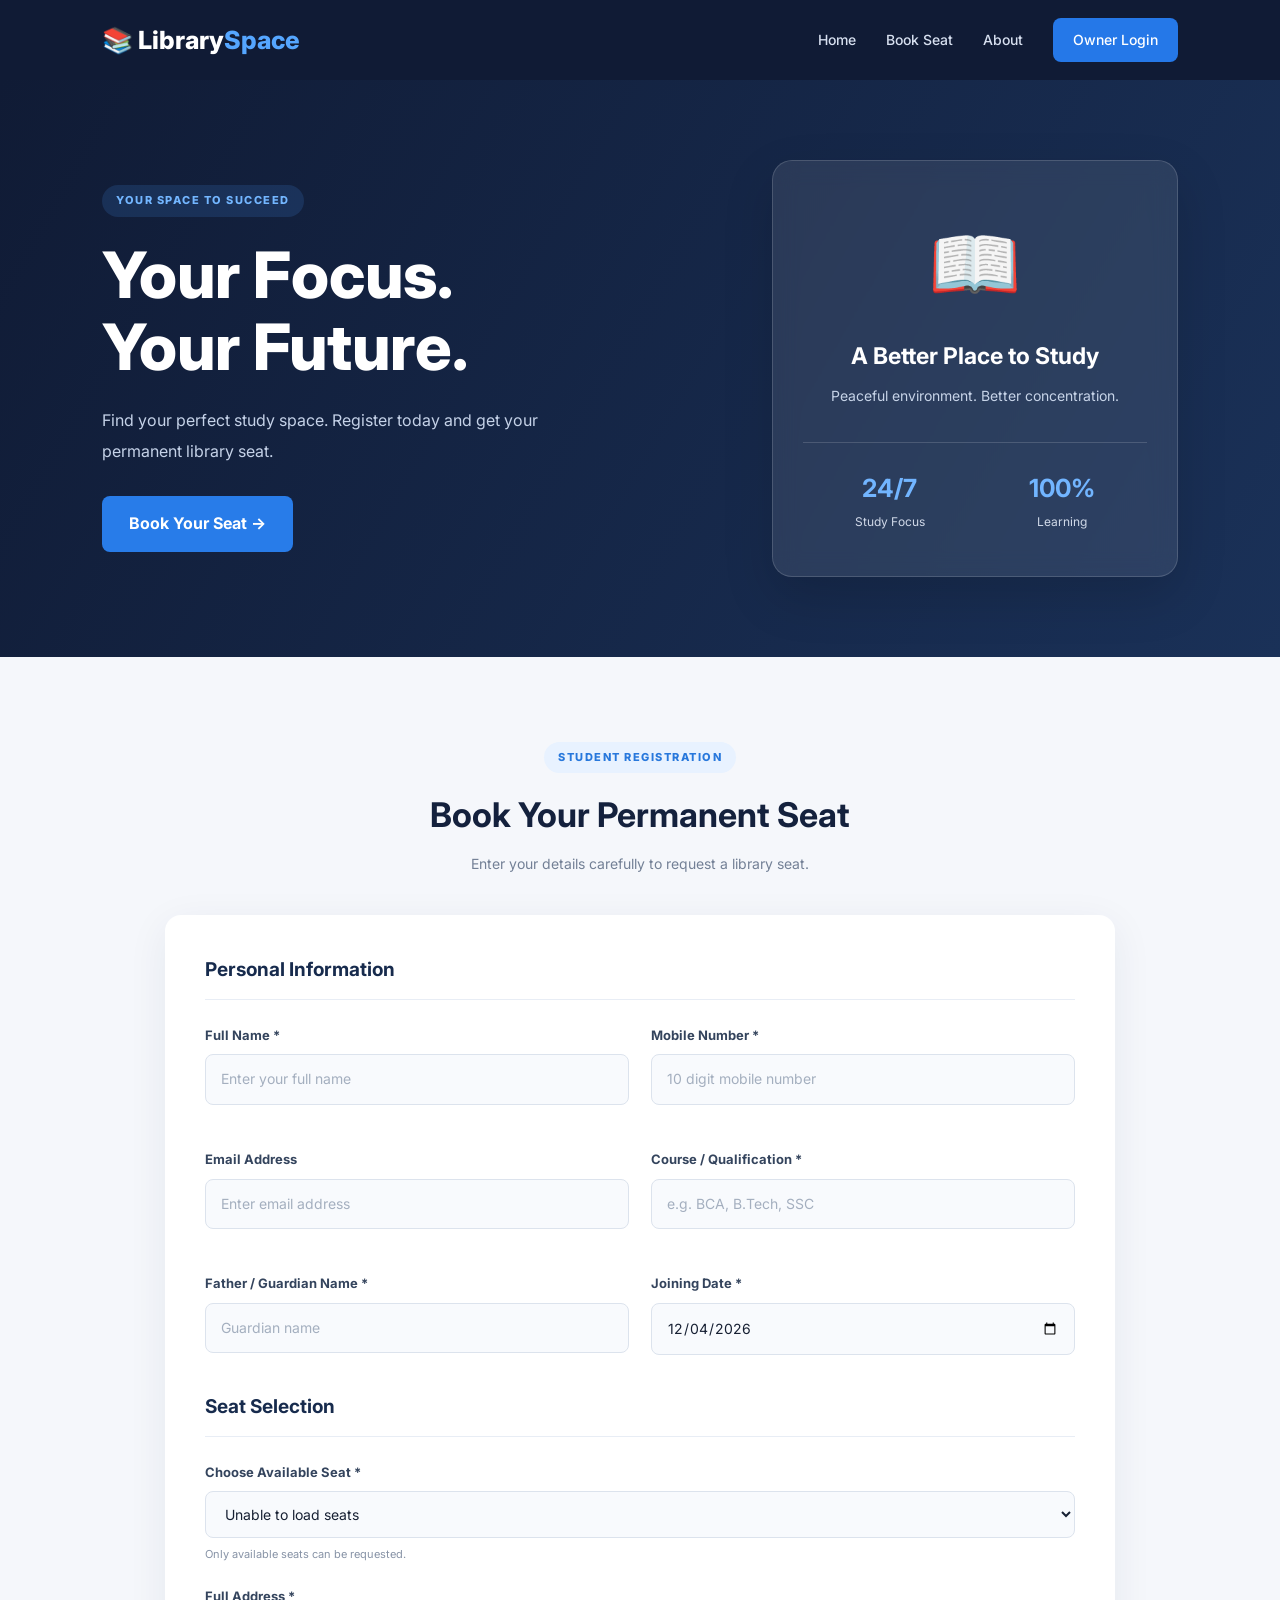
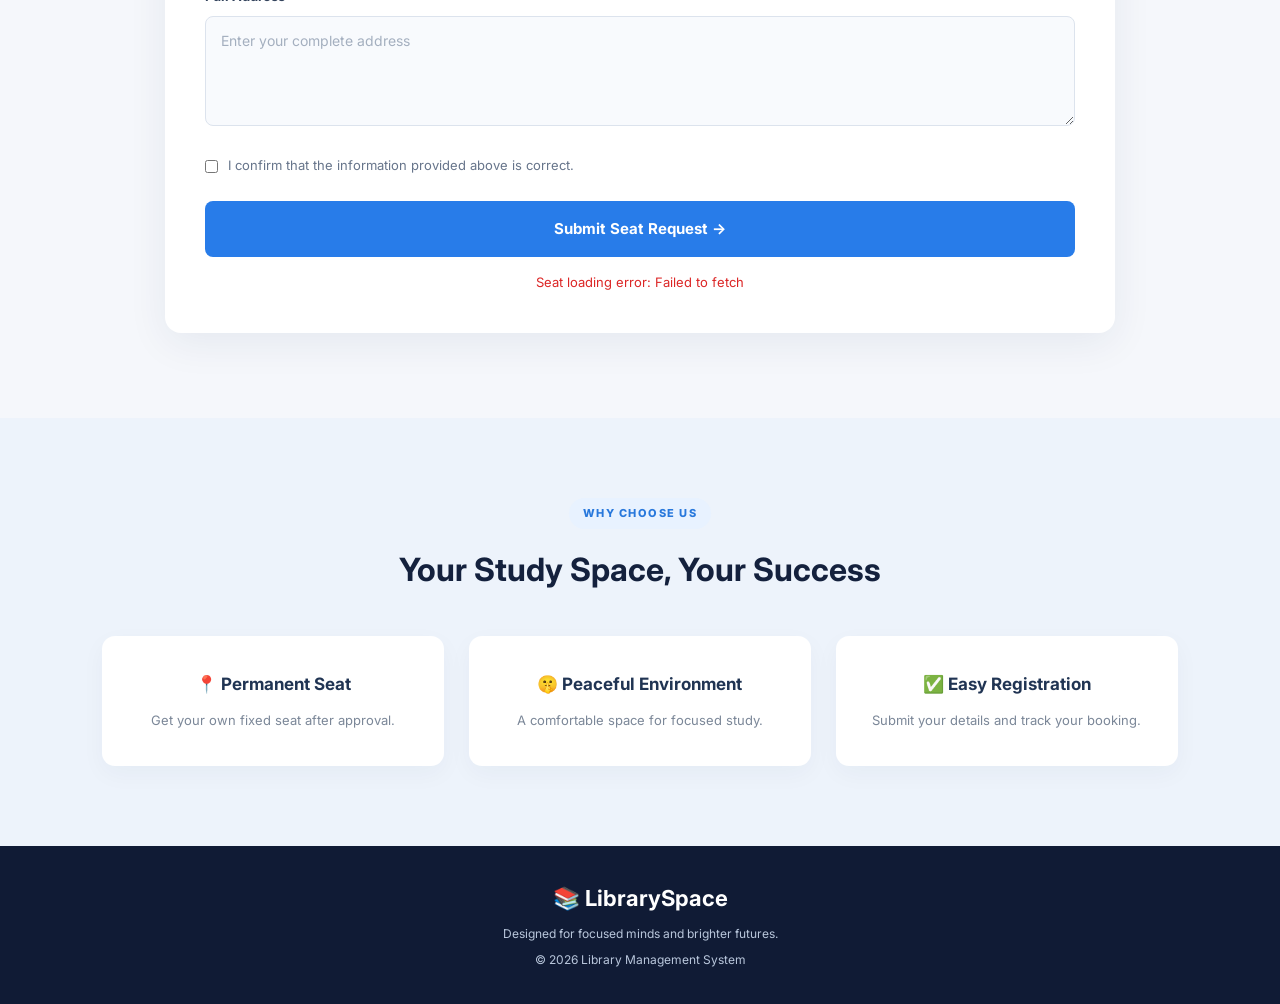
<file: frontend/index.html>
<!DOCTYPE html>
<html lang="en">
<head>
    <meta charset="UTF-8">
    <meta name="viewport" content="width=device-width, initial-scale=1.0">
    <title>Library Seat Booking</title>
    <link rel="stylesheet" href="css/style.css">
</head>
<body>

    <header class="navbar">
        <div class="logo">📚 Library<span>Space</span></div>
        <nav>
            <a href="#home">Home</a>
            <a href="#booking">Book Seat</a>
            <a href="#about">About</a>
            <a href="admin-login.html" class="admin-link">Owner Login</a>
        </nav>
    </header>

    <main>
        <section class="hero" id="home">
            <div class="hero-content">
                <span class="tag">YOUR SPACE TO SUCCEED</span>
                <h1>Your Focus.<br>Your Future.</h1>
                <p>
                    Find your perfect study space.
                    Register today and get your permanent
                    library seat.
                </p>
                <a href="#booking" class="primary-btn">
                    Book Your Seat →
                </a>
            </div>

            <div class="hero-card">
                <div class="book-icon">📖</div>
                <h2>A Better Place to Study</h2>
                <p>Peaceful environment. Better concentration.</p>
                <div class="hero-stats">
                    <div>
                        <h3>24/7</h3>
                        <small>Study Focus</small>
                    </div>
                    <div>
                        <h3>100%</h3>
                        <small>Learning</small>
                    </div>
                </div>
            </div>
        </section>

        <section class="booking-section" id="booking">
            <div class="section-heading">
                <span class="tag">STUDENT REGISTRATION</span>
                <h2>Book Your Permanent Seat</h2>
                <p>Enter your details carefully to request a library seat.</p>
            </div>

            <div class="booking-card">
                <form id="bookingForm">

                    <h3>Personal Information</h3>

                    <div class="form-grid">
                        <div class="form-group">
                            <label for="studentName">Full Name *</label>
                            <input type="text" id="studentName"
                                placeholder="Enter your full name" required>
                        </div>

                        <div class="form-group">
                            <label for="mobile">Mobile Number *</label>
                            <input type="tel" id="mobile"
                                placeholder="10 digit mobile number"
                                pattern="[6-9][0-9]{9}" required>
                        </div>

                        <div class="form-group">
                            <label for="email">Email Address</label>
                            <input type="email" id="email"
                                placeholder="Enter email address">
                        </div>

                        <div class="form-group">
                            <label for="course">Course / Qualification *</label>
                            <input type="text" id="course"
                                placeholder="e.g. BCA, B.Tech, SSC"
                                required>
                        </div>

                        <div class="form-group">
                            <label for="guardian">Father / Guardian Name *</label>
                            <input type="text" id="guardian"
                                placeholder="Guardian name" required>
                        </div>

                        <div class="form-group">
                            <label for="joiningDate">Joining Date *</label>
                            <input type="date" id="joiningDate" required>
                        </div>
                    </div>

                    <h3 class="seat-heading">Seat Selection</h3>

                    <div class="form-group">
                        <label for="seatNumber">Choose Available Seat *</label>
                        <select id="seatNumber" required>
                            <option value="">Select a seat</option>
                        </select>
                        <small class="hint">
                            Only available seats can be requested.
                        </small>
                    </div>

                    <div class="form-group">
                        <label for="address">Full Address *</label>
                        <textarea id="address"
                            placeholder="Enter your complete address"
                            required></textarea>
                    </div>

                    <div class="terms">
                        <input type="checkbox" id="terms" required>
                        <label for="terms">
                            I confirm that the information provided
                            above is correct.
                        </label>
                    </div>

                    <button type="submit" class="submit-btn">
                        Submit Seat Request →
                    </button>

                    <p id="formMessage" class="form-message"></p>
                </form>
            </div>
        </section>

        <section class="about-section" id="about">
            <span class="tag">WHY CHOOSE US</span>
            <h2>Your Study Space, Your Success</h2>

            <div class="features">
                <div class="feature-card">
                    <h3>📍 Permanent Seat</h3>
                    <p>Get your own fixed seat after approval.</p>
                </div>

                <div class="feature-card">
                    <h3>🤫 Peaceful Environment</h3>
                    <p>A comfortable space for focused study.</p>
                </div>

                <div class="feature-card">
                    <h3>✅ Easy Registration</h3>
                    <p>Submit your details and track your booking.</p>
                </div>
            </div>
        </section>
    </main>

    <footer>
        <h3>📚 LibrarySpace</h3>
        <p>Designed for focused minds and brighter futures.</p>
        <p>© 2026 Library Management System</p>
    </footer>

    <script src="js/app.js"></script>
</body>
</html>
</file>
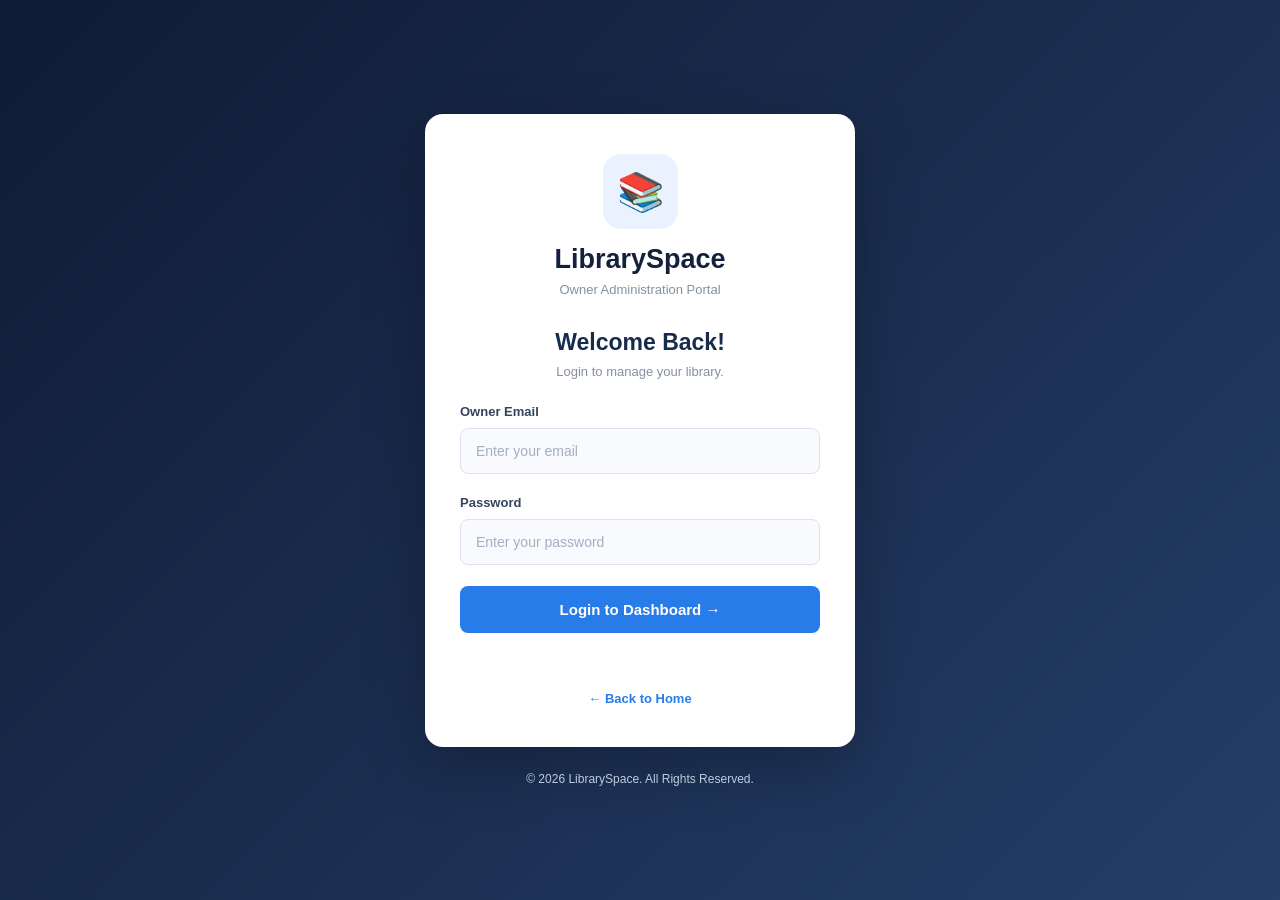
<file: frontend/admin-dashboard.html>
<!DOCTYPE html>
<html lang="en">
<head>
    <meta charset="UTF-8">
    <meta name="viewport" content="width=device-width, initial-scale=1.0">

    <title>Owner Dashboard | LibrarySpace</title>

    <link rel="stylesheet" href="css/dashboard.css">
</head>

<body>

<div class="dashboard">

    <!-- SIDEBAR -->
    <aside class="sidebar">

        <div class="sidebar-logo">
            📚 Excelance<span>Library</span>
        </div>

        <div class="owner-info">
            <div class="owner-avatar">O</div>
            <div>
                <h3>Library Owner</h3>
                <p>Administrator</p>
            </div>
        </div>

        <nav class="sidebar-menu">

            <a href="#overview" class="menu-link active">
                <span>📊</span> Overview
            </a>

            <a href="#seats" class="menu-link">
                <span>💺</span> Seat Management
            </a>

            <a href="#students" class="menu-link">
                <span>👨‍🎓</span> All Students
            </a>

            <a href="#requests" class="menu-link">
                <span>📋</span> Registration Requests
            </a>

        </nav>

        <button type="button" class="logout-btn" id="logoutBtn">
            ↪ Logout
        </button>

    </aside>

    <!-- MAIN CONTENT -->
    <main class="main-content">

        <!-- TOPBAR -->
        <header class="topbar">

            <div>
                <h1>Owner Dashboard</h1>
                <p>Manage your library from one place.</p>
            </div>

            <div class="topbar-profile">
                <span>👤</span>
                <strong>Owner</strong>
            </div>

        </header>

        <!-- OVERVIEW -->
        <section class="dashboard-section" id="overview">

            <div class="welcome-section">
                <div>
                    <h2>Welcome Back, Owner! 👋</h2>
                    <p>Here is your library's current overview.</p>
                </div>

                <div class="date-box" id="currentDate">
                    Loading Date...
                </div>
            </div>

            <!-- STATISTICS -->
            <div class="stats-grid">

                <div class="stat-card">
                    <div class="stat-icon blue">💺</div>
                    <p>Total Seats</p>
                    <h2 id="totalSeats">70</h2>
                    <small>Library Capacity</small>
                </div>

                <div class="stat-card">
                    <div class="stat-icon green">✅</div>
                    <p>Available Seats</p>
                    <h2 id="availableSeats">--</h2>
                    <small>Ready for booking</small>
                </div>

                <div class="stat-card">
                    <div class="stat-icon red">🔒</div>
                    <p>Confirmed Seats</p>
                    <h2 id="confirmedSeats">--</h2>
                    <small>Seats allotted</small>
                </div>

                <div class="stat-card">
                    <div class="stat-icon purple">👨‍🎓</div>
                    <p>Total Students</p>
                    <h2 id="totalStudents">--</h2>
                    <small>Registered students</small>
                </div>

            </div>

        </section>

        <!-- SEAT MANAGEMENT -->
        <section class="dashboard-section" id="seats">

            <div class="section-header">
                <div>
                    <h2>Seat Management</h2>
                    <p>Manage all 70 permanent library seats.</p>
                </div>
            </div>

            <!-- SEAT LEGEND -->
            <div class="seat-legend">

                <span>
                    <i class="available-dot"></i>
                    Available
                </span>

                <span>
                    <i class="pending-dot"></i>
                    Pending
                </span>

                <span>
                    <i class="confirmed-dot"></i>
                    Confirmed
                </span>

            </div>

            <div class="seat-grid" id="seatGrid">

                <!-- Seats will load from database -->

                <p class="loading-text">
                    Loading library seats...
                </p>

            </div>

        </section>

        <!-- REGISTRATION REQUESTS -->
        <section class="dashboard-section" id="requests">

            <div class="section-header">
                <div>
                    <h2>Registration Requests</h2>
                    <p>Review student applications and confirm seats.</p>
                </div>
            </div>

            <div class="table-container">

                <table>

                    <thead>
                        <tr>
                            <th>Student Name</th>
                            <th>Mobile</th>
                            <th>Course</th>
                            <th>Requested Seat</th>
                            <th>Action</th>
                        </tr>
                    </thead>

                    <tbody id="requestTableBody">

                        <tr>
                            <td colspan="5" class="empty-message">
                                Registration requests will appear here.
                            </td>
                        </tr>

                    </tbody>

                </table>

            </div>

        </section>

        <!-- ALL STUDENTS -->
        <section class="dashboard-section" id="students">

            <div class="section-header">
                <div>
                    <h2>All Students</h2>
                    <p>View and manage registered library students.</p>
                </div>
            </div>

            <!-- SEARCH -->
            <div class="search-box">

                <input
                    type="search"
                    id="studentSearch"
                    placeholder="Search by name, mobile or seat number..."
                >

                <button type="button" id="searchBtn">
                    Search
                </button>

            </div>

            <!-- STUDENT TABLE -->
            <div class="table-container">

                <table>

                    <thead>
                        <tr>
                            <th>Student Name</th>
                            <th>Mobile Number</th>
                            <th>Course</th>
                            <th>Guardian</th>
                            <th>Seat Number</th>
                            <th>Seat Status</th>
                            <th>Actions</th>
                        </tr>
                    </thead>

                    <tbody id="studentTableBody">

                        <tr>
                            <td colspan="7" class="empty-message">
                                Student records will appear here.
                            </td>
                        </tr>

                    </tbody>

                </table>

            </div>

        </section>

        <!-- FOOTER -->
        <footer class="dashboard-footer">
            <p>© 2026 LibrarySpace | Owner Administration Panel</p>
        </footer>

    </main>

</div>

<script src="js/dashboard.js"></script>

</body>
</html>
</file>
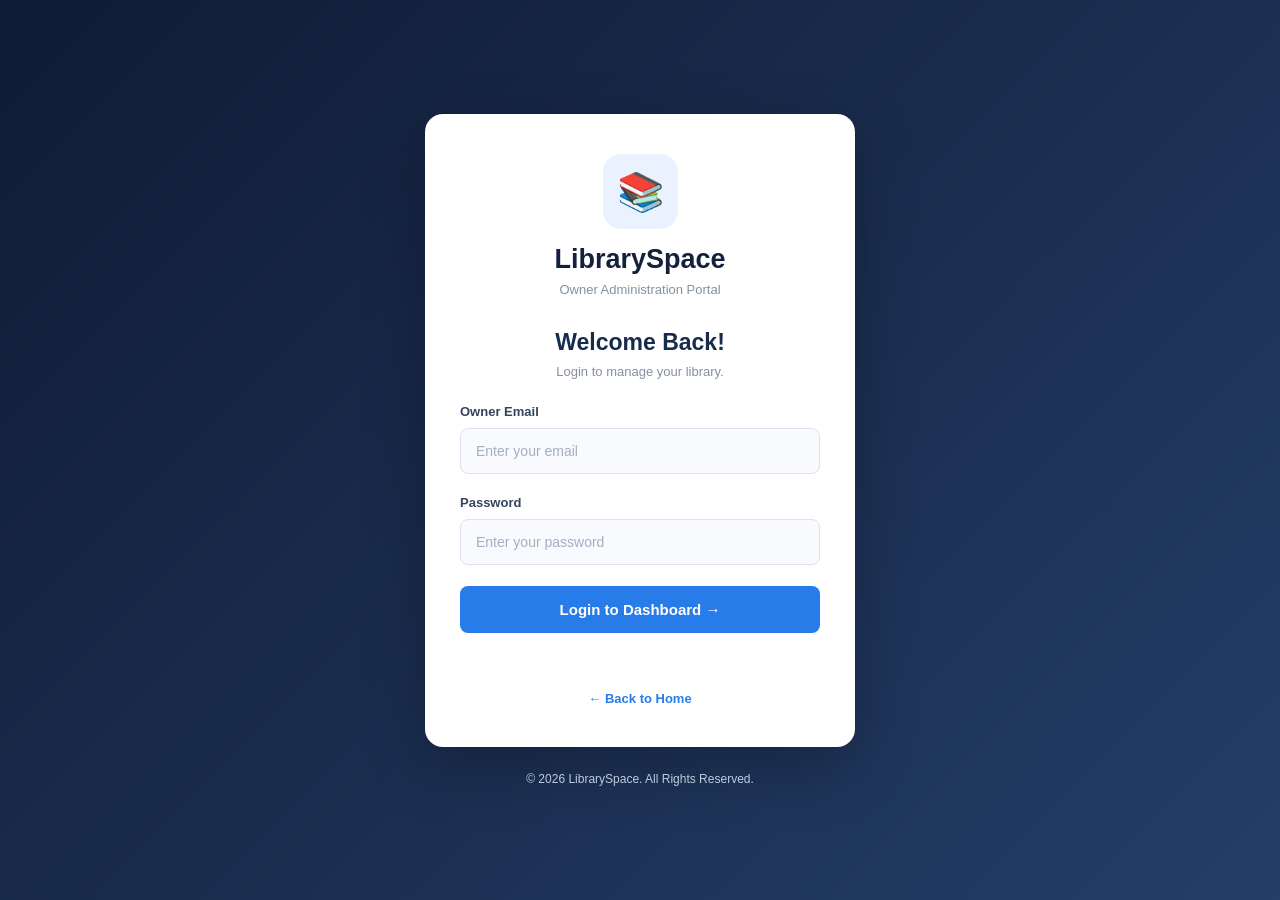
<file: frontend/admin-login.html>
<!DOCTYPE html>
<html lang="en">
<head>
    <meta charset="UTF-8">
    <meta name="viewport" content="width=device-width, initial-scale=1.0">

    <title>Owner Login | LibrarySpace</title>

    <link rel="stylesheet" href="css/admin.css">
</head>
<body>

    <div class="login-container">

        <div class="login-card">

            <div class="login-logo">📚</div>

            <h1>LibrarySpace</h1>

            <p class="subtitle">Owner Administration Portal</p>

            <div class="welcome">
                <h2>Welcome Back!</h2>
                <p>Login to manage your library.</p>
            </div>

            <form id="ownerLoginForm">

                <div class="form-group">
                    <label for="email">Owner Email</label>
                    <input
                        type="email"
                        id="email"
                        placeholder="Enter your email"
                        autocomplete="username"
                        required
                    >
                </div>

                <div class="form-group">
                    <label for="password">Password</label>
                    <input
                        type="password"
                        id="password"
                        placeholder="Enter your password"
                        autocomplete="current-password"
                        required
                    >
                </div>

                <button type="submit" id="loginBtn">
                    Login to Dashboard →
                </button>

                <p id="loginMessage"></p>

            </form>

            <a href="index.html" class="back-link">
                ← Back to Home
            </a>

        </div>

        <p class="footer-text">
            © 2026 LibrarySpace. All Rights Reserved.
        </p>

    </div>

    <script src="js/admin.js"></script>

</body>
</html>
</file>
<file: frontend/css/style.css>
/* ===================================
   LIBRARY SPACE - GLOBAL CSS
=================================== */

@import url('https://fonts.googleapis.com/css2?family=Inter:wght@400;500;600;700;800&display=swap');

* {
    margin: 0;
    padding: 0;
    box-sizing: border-box;
}

html {
    scroll-behavior: smooth;
}

body {
    font-family: 'Inter', sans-serif;
    background: #f5f7fb;
    color: #172033;
    line-height: 1.6;
}

a {
    text-decoration: none;
    color: inherit;
}

button,
input,
select,
textarea {
    font: inherit;
}

/* NAVBAR */

.navbar {
    width: 100%;
    min-height: 80px;
    padding: 0 8%;
    background: #101b35;
    display: flex;
    align-items: center;
    justify-content: space-between;
    position: sticky;
    top: 0;
    z-index: 100;
}

.logo {
    font-size: 25px;
    color: white;
    font-weight: 800;
}

.logo span {
    color: #55a6ff;
}

.navbar nav {
    display: flex;
    align-items: center;
    gap: 30px;
}

.navbar nav a {
    color: #d7e0f0;
    font-size: 14px;
    font-weight: 500;
    transition: 0.3s;
}

.navbar nav a:hover {
    color: #55a6ff;
}

.navbar nav .admin-link {
    background: #2578e8;
    color: white;
    padding: 11px 20px;
    border-radius: 8px;
}

.navbar nav .admin-link:hover {
    background: #1262ce;
}

/* HERO SECTION */

.hero {
    min-height: 550px;
    padding: 80px 8%;
    background: linear-gradient(120deg, #101b35, #1a3158);
    display: grid;
    grid-template-columns: 1.2fr 0.8fr;
    align-items: center;
    gap: 60px;
    color: white;
}

.hero-content {
    max-width: 620px;
}

.tag {
    display: inline-block;
    color: #2878dc;
    background: #e8f2ff;
    padding: 7px 14px;
    border-radius: 30px;
    font-size: 11px;
    font-weight: 800;
    letter-spacing: 1.5px;
}

.hero .tag {
    background: rgba(75, 155, 255, 0.15);
    color: #73b6ff;
}

.hero h1 {
    font-size: clamp(42px, 5vw, 65px);
    line-height: 1.13;
    margin: 22px 0;
    font-weight: 800;
}

.hero-content p {
    color: #c5d2e8;
    max-width: 470px;
    font-size: 16px;
    line-height: 1.9;
    margin-bottom: 30px;
}

.primary-btn {
    display: inline-block;
    background: #287ce9;
    color: white;
    padding: 15px 27px;
    border-radius: 8px;
    font-weight: 700;
    transition: 0.3s;
}

.primary-btn:hover {
    background: #1465d0;
    transform: translateY(-3px);
}

/* HERO CARD */

.hero-card {
    background: rgba(255, 255, 255, 0.09);
    border: 1px solid rgba(255, 255, 255, 0.15);
    border-radius: 20px;
    padding: 42px 30px;
    text-align: center;
    backdrop-filter: blur(12px);
    box-shadow: 0 20px 50px rgba(0, 0, 0, 0.15);
}

.book-icon {
    font-size: 75px;
    margin-bottom: 15px;
}

.hero-card h2 {
    font-size: 23px;
    margin-bottom: 10px;
}

.hero-card p {
    color: #c7d4e8;
    font-size: 14px;
}

.hero-stats {
    display: flex;
    justify-content: space-around;
    margin-top: 35px;
    padding-top: 25px;
    border-top: 1px solid rgba(255, 255, 255, 0.15);
}

.hero-stats h3 {
    color: #72b5ff;
    font-size: 25px;
}

.hero-stats small {
    color: #d0d9e8;
    font-size: 12px;
}

/* BOOKING SECTION */

.booking-section {
    padding: 85px 8%;
}

.section-heading {
    text-align: center;
    margin-bottom: 40px;
}

.section-heading h2 {
    font-size: 34px;
    margin: 15px 0 10px;
    color: #14213d;
}

.section-heading p {
    color: #738096;
    font-size: 14px;
}

.booking-card {
    max-width: 950px;
    margin: auto;
    background: white;
    padding: 40px;
    border-radius: 16px;
    box-shadow: 0 10px 40px rgba(20, 40, 80, 0.07);
}

.booking-card h3 {
    font-size: 19px;
    color: #172b4d;
    margin-bottom: 25px;
    padding-bottom: 13px;
    border-bottom: 1px solid #e8edf5;
}

.form-grid {
    display: grid;
    grid-template-columns: repeat(2, 1fr);
    gap: 22px;
}

.form-group {
    margin-bottom: 22px;
}

.form-group label {
    display: block;
    font-size: 13px;
    color: #34445d;
    font-weight: 700;
    margin-bottom: 9px;
}

.form-group input,
.form-group select,
.form-group textarea {
    width: 100%;
    padding: 13px 15px;
    background: #f8fafd;
    border: 1px solid #dce3ed;
    border-radius: 8px;
    outline: none;
    color: #172033;
    font-size: 14px;
    transition: 0.3s;
}

.form-group input:focus,
.form-group select:focus,
.form-group textarea:focus {
    border-color: #287ce9;
    background: white;
    box-shadow: 0 0 0 3px rgba(40, 124, 233, 0.1);
}

.form-group textarea {
    min-height: 110px;
    resize: vertical;
}

.form-group input::placeholder,
.form-group textarea::placeholder {
    color: #a4afbf;
}

.seat-heading {
    margin-top: 15px;
}

.hint {
    display: block;
    color: #8793a6;
    font-size: 11px;
    margin-top: 8px;
}

/* TERMS */

.terms {
    display: flex;
    align-items: flex-start;
    gap: 10px;
    margin: 10px 0 25px;
}

.terms input {
    margin-top: 5px;
    accent-color: #287ce9;
}

.terms label {
    font-size: 13px;
    color: #67758b;
}

/* SUBMIT BUTTON */

.submit-btn {
    width: 100%;
    border: none;
    border-radius: 8px;
    background: #287ce9;
    color: white;
    padding: 16px;
    font-size: 15px;
    font-weight: 700;
    cursor: pointer;
    transition: 0.3s;
}

.submit-btn:hover {
    background: #1265d0;
    transform: translateY(-2px);
}

.form-message {
    text-align: center;
    font-size: 13px;
    margin-top: 15px;
}

/* ABOUT SECTION */

.about-section {
    background: #edf3fb;
    padding: 80px 8%;
    text-align: center;
}

.about-section h2 {
    font-size: 32px;
    margin: 15px 0 40px;
    color: #14213d;
}

.features {
    display: grid;
    grid-template-columns: repeat(3, 1fr);
    gap: 25px;
    max-width: 1100px;
    margin: auto;
}

.feature-card {
    background: white;
    padding: 35px 22px;
    border-radius: 13px;
    box-shadow: 0 8px 25px rgba(20, 40, 80, 0.04);
    transition: 0.3s;
}

.feature-card:hover {
    transform: translateY(-6px);
    box-shadow: 0 12px 30px rgba(20, 40, 80, 0.1);
}

.feature-card h3 {
    font-size: 17px;
    margin-bottom: 12px;
    color: #203453;
}

.feature-card p {
    color: #7b8798;
    font-size: 13px;
}

/* FOOTER */

footer {
    background: #101b35;
    color: white;
    text-align: center;
    padding: 35px 15px;
}

footer h3 {
    font-size: 22px;
    margin-bottom: 8px;
}

footer p {
    color: #b9c7dc;
    font-size: 12px;
    margin-top: 7px;
}

/* RESPONSIVE DESIGN */

@media (max-width: 900px) {
    .navbar {
        padding: 18px 5%;
    }

    .hero {
        padding: 65px 6%;
        gap: 35px;
    }

    .booking-section,
    .about-section {
        padding: 65px 5%;
    }
}

@media (max-width: 650px) {
    .navbar {
        flex-direction: column;
        gap: 16px;
    }

    .navbar nav {
        justify-content: center;
        flex-wrap: wrap;
        gap: 15px;
    }

    .navbar nav a {
        font-size: 12px;
    }

    .hero {
        grid-template-columns: 1fr;
        padding: 55px 6%;
        text-align: center;
    }

    .hero-content p {
        margin-left: auto;
        margin-right: auto;
    }

    .hero-card {
        max-width: 420px;
        width: 100%;
        margin: auto;
    }

    .form-grid {
        grid-template-columns: 1fr;
        gap: 0;
    }

    .booking-card {
        padding: 25px 18px;
    }

    .section-heading h2,
    .about-section h2 {
        font-size: 26px;
    }

    .features {
        grid-template-columns: 1fr;
    }

    .booking-section {
        padding: 55px 5%;
    }
}
</file>
<file: frontend/css/dashboard.css>
/* =========================================
   LIBRARY SPACE - OWNER DASHBOARD
========================================= */

* {
    margin: 0;
    padding: 0;
    box-sizing: border-box;
}

html {
    scroll-behavior: smooth;
}

body {
    font-family: Arial, Helvetica, sans-serif;
    background: #f1f5f9;
    color: #172033;
}

/* MAIN DASHBOARD */

.dashboard {
    display: flex;
    min-height: 100vh;
}

/* SIDEBAR */

.sidebar {
    width: 260px;
    min-width: 260px;
    background: #101b35;
    color: white;
    padding: 25px 18px;
    display: flex;
    flex-direction: column;
    min-height: 100vh;
    position: sticky;
    top: 0;
    height: 100vh;
}

.sidebar-logo {
    font-size: 23px;
    font-weight: 800;
    padding: 5px 10px 35px;
}

.sidebar-logo span {
    color: #55a6ff;
}

/* OWNER INFO */

.owner-info {
    display: flex;
    align-items: center;
    gap: 12px;
    padding: 17px 10px;
    background: #1b2a48;
    border-radius: 10px;
    margin-bottom: 30px;
}

.owner-avatar {
    width: 42px;
    height: 42px;
    border-radius: 50%;
    background: #287ce9;
    display: flex;
    justify-content: center;
    align-items: center;
    font-size: 20px;
    font-weight: 700;
}

.owner-info h3 {
    font-size: 13px;
    margin-bottom: 4px;
}

.owner-info p {
    font-size: 11px;
    color: #aabbd5;
}

/* SIDEBAR MENU */

.sidebar-menu {
    display: flex;
    flex-direction: column;
    gap: 9px;
}

.menu-link {
    display: flex;
    align-items: center;
    gap: 13px;
    padding: 14px 13px;
    color: #c4d0e4;
    text-decoration: none;
    border-radius: 8px;
    font-size: 13px;
    font-weight: 600;
    transition: 0.3s;
}

.menu-link:hover,
.menu-link.active {
    background: #287ce9;
    color: white;
}

.menu-link span {
    font-size: 18px;
}

/* LOGOUT */

.logout-btn {
    margin-top: auto;
    padding: 13px;
    border: 1px solid #40516e;
    border-radius: 8px;
    background: transparent;
    color: #ffffff;
    font-size: 14px;
    font-weight: 600;
    cursor: pointer;
    transition: 0.3s;
}

.logout-btn:hover {
    background: #dc3545;
    border-color: #dc3545;
}

/* MAIN CONTENT */

.main-content {
    flex: 1;
    min-width: 0;
    padding: 30px 35px;
}

/* TOPBAR */

.topbar {
    display: flex;
    align-items: center;
    justify-content: space-between;
    gap: 15px;
    background: white;
    padding: 22px 25px;
    border-radius: 12px;
    box-shadow: 0 3px 15px rgba(20, 40, 80, 0.04);
}

.topbar h1 {
    font-size: 24px;
    color: #172b4d;
    margin-bottom: 5px;
}

.topbar p {
    font-size: 13px;
    color: #8995a7;
}

.topbar-profile {
    display: flex;
    align-items: center;
    gap: 10px;
    padding: 10px 15px;
    background: #f1f6ff;
    border-radius: 8px;
    font-size: 13px;
    color: #34445d;
}

/* SECTIONS */

.dashboard-section {
    margin-top: 30px;
    scroll-margin-top: 20px;
}

.welcome-section {
    display: flex;
    justify-content: space-between;
    align-items: center;
    gap: 15px;
    margin: 30px 0 24px;
}

.welcome-section h2 {
    font-size: 21px;
    color: #172b4d;
    margin-bottom: 7px;
}

.welcome-section p {
    color: #8390a4;
    font-size: 13px;
}

.date-box {
    background: white;
    padding: 12px 17px;
    border-radius: 8px;
    color: #34445d;
    font-size: 12px;
    box-shadow: 0 3px 15px rgba(20, 40, 80, 0.04);
}

/* STATISTICS */

.stats-grid {
    display: grid;
    grid-template-columns: repeat(4, minmax(0, 1fr));
    gap: 18px;
}

.stat-card {
    background: white;
    border-radius: 12px;
    padding: 22px 20px;
    box-shadow: 0 3px 15px rgba(20, 40, 80, 0.04);
    transition: 0.3s;
}

.stat-card:hover {
    transform: translateY(-4px);
}

.stat-icon {
    width: 43px;
    height: 43px;
    border-radius: 10px;
    display: flex;
    align-items: center;
    justify-content: center;
    font-size: 20px;
    margin-bottom: 17px;
}

.stat-icon.blue {
    background: #e6f0ff;
}

.stat-icon.green {
    background: #e4f8ed;
}

.stat-icon.red {
    background: #ffe8e8;
}

.stat-icon.purple {
    background: #f0eaff;
}

.stat-card > p {
    color: #79869b;
    font-size: 13px;
    margin-bottom: 9px;
}

.stat-card h2 {
    color: #172b4d;
    font-size: 29px;
    margin-bottom: 7px;
}

.stat-card small {
    color: #a1aabb;
    font-size: 11px;
}

/* SECTION HEADER */

.section-header {
    display: flex;
    align-items: center;
    justify-content: space-between;
    gap: 15px;
    margin-bottom: 20px;
}

.section-header h2 {
    font-size: 20px;
    color: #172b4d;
    margin-bottom: 6px;
}

.section-header p {
    color: #8995a7;
    font-size: 13px;
}

/* SEAT LEGEND */

.seat-legend {
    display: flex;
    align-items: center;
    gap: 25px;
    margin-bottom: 20px;
    font-size: 12px;
    color: #68758a;
}

.seat-legend span {
    display: flex;
    align-items: center;
    gap: 8px;
}

.seat-legend i {
    width: 11px;
    height: 11px;
    display: inline-block;
    border-radius: 3px;
}

.available-dot {
    background: #16a34a;
}

.confirmed-dot {
    background: #dc3545;
}

/* SEAT GRID */

.seat-grid {
    background: white;
    padding: 25px;
    border-radius: 12px;
    display: grid;
    grid-template-columns: repeat(10, minmax(0, 1fr));
    gap: 12px;
    box-shadow: 0 3px 15px rgba(20, 40, 80, 0.04);
}

.seat-item {
    min-height: 65px;
    border-radius: 8px;
    display: flex;
    flex-direction: column;
    justify-content: center;
    align-items: center;
    gap: 5px;
    font-size: 11px;
    font-weight: 700;
    border: 1px solid transparent;
    cursor: default;
}

.seat-item.available {
    background: #e8f8ee;
    border-color: #b7edca;
    color: #16803b;
}

.seat-item.confirmed {
    background: #ffebeb;
    border-color: #ffc4c4;
    color: #c62828;
}

.seat-item small {
    font-size: 9px;
    font-weight: 600;
}

/* TABLE CONTAINER */

.table-container {
    width: 100%;
    overflow-x: auto;
    background: white;
    border-radius: 12px;
    box-shadow: 0 3px 15px rgba(20, 40, 80, 0.04);
}

table {
    width: 100%;
    min-width: 700px;
    border-collapse: collapse;
    text-align: left;
}

thead {
    background: #f5f8fc;
}

th {
    padding: 17px 18px;
    font-size: 12px;
    color: #53637b;
    font-weight: 700;
    white-space: nowrap;
}

td {
    padding: 16px 18px;
    border-top: 1px solid #edf0f5;
    font-size: 12px;
    color: #526078;
}

tbody tr:hover {
    background: #fafcff;
}

.empty-message,
.loading-text {
    text-align: center;
    color: #939eaf;
    padding: 30px;
}

/* STATUS BADGES */

.status-badge {
    display: inline-block;
    padding: 6px 11px;
    border-radius: 20px;
    font-size: 10px;
    font-weight: 700;
}

.status-badge.available {
    background: #e5f7ec;
    color: #188344;
}

.status-badge.confirmed {
    background: #ffe7e7;
    color: #c62828;
}

/* ACTION BUTTONS */

.action-btn {
    border: none;
    padding: 8px 12px;
    border-radius: 6px;
    font-size: 11px;
    font-weight: 700;
    cursor: pointer;
    margin: 2px;
}

.confirm-btn {
    background: #e4f8ed;
    color: #16803b;
}

.confirm-btn:hover {
    background: #c8efd7;
}

.edit-btn {
    background: #e6f0ff;
    color: #2468c5;
}

.delete-btn {
    background: #ffe8e8;
    color: #c62828;
}

/* SEARCH */

.search-box {
    display: flex;
    gap: 10px;
    margin-bottom: 20px;
    background: white;
    padding: 16px;
    border-radius: 10px;
}

.search-box input {
    flex: 1;
    min-width: 0;
    padding: 12px 14px;
    border: 1px solid #dce3ed;
    border-radius: 7px;
    outline: none;
    font-size: 13px;
}

.search-box input:focus {
    border-color: #287ce9;
}

.search-box button {
    padding: 12px 20px;
    background: #287ce9;
    color: white;
    border: none;
    border-radius: 7px;
    font-weight: 700;
    cursor: pointer;
}

.search-box button:hover {
    background: #1265d0;
}

/* FOOTER */

.dashboard-footer {
    text-align: center;
    margin-top: 35px;
    padding: 20px;
    color: #8995a7;
    font-size: 11px;
}

/* RESPONSIVE TABLETS */

@media (max-width: 1100px) {
    .stats-grid {
        grid-template-columns: repeat(2, minmax(0, 1fr));
    }

    .seat-grid {
        grid-template-columns: repeat(7, minmax(0, 1fr));
    }

    .main-content {
        padding: 25px 20px;
    }
}

/* RESPONSIVE MOBILE */

@media (max-width: 700px) {
    .dashboard {
        flex-direction: column;
    }

    .sidebar {
        position: relative;
        top: auto;
        width: 100%;
        min-width: 0;
        height: auto;
        min-height: auto;
        padding: 18px;
    }

    .sidebar-logo {
        padding: 5px 5px 18px;
    }

    .owner-info {
        margin-bottom: 15px;
    }

    .sidebar-menu {
        display: grid;
        grid-template-columns: repeat(2, minmax(0, 1fr));
        gap: 8px;
    }

    .menu-link {
        font-size: 11px;
        padding: 11px 8px;
        gap: 7px;
    }

    .logout-btn {
        margin-top: 18px;
    }

    .main-content {
        padding: 18px 13px;
    }

    .topbar {
        padding: 17px;
    }

    .topbar h1 {
        font-size: 19px;
    }

    .topbar-profile {
        font-size: 11px;
        padding: 8px;
    }

    .welcome-section {
        align-items: flex-start;
        flex-direction: column;
    }

    .stats-grid {
        grid-template-columns: repeat(2, minmax(0, 1fr));
        gap: 10px;
    }

    .stat-card {
        padding: 15px 12px;
    }

    .stat-card h2 {
        font-size: 24px;
    }

    .seat-grid {
        grid-template-columns: repeat(5, minmax(0, 1fr));
        gap: 8px;
        padding: 13px;
    }

    .seat-item {
        min-height: 55px;
        font-size: 9px;
    }

    .seat-legend {
        gap: 15px;
    }

    .search-box {
        flex-direction: column;
    }

    .search-box button {
        width: 100%;
    }
}

@media (max-width: 380px) {
    .stats-grid {
        grid-template-columns: 1fr;
    }

    .seat-grid {
        grid-template-columns: repeat(4, minmax(0, 1fr));
    }
}


/* =========================================
   PENDING SEAT STATUS
========================================= */

.seat-item.pending {
    background: #fff7e6;
    border-color: #f9d58b;
    color: #a16207;
}

/* PENDING STATUS BADGE */

.status-badge.pending {
    background: #fff7e6;
    color: #a16207;
}

/* REJECTED STATUS BADGE */

.status-badge.rejected {
    background: #f1f5f9;
    color: #475569;
}

/* PENDING SEAT LEGEND */

.pending-dot {
    background: #f59e0b;
}

/* DISABLED BUTTON */

.action-btn:disabled {
    opacity: 0.5;
    cursor: not-allowed;
}
</file>
<file: frontend/css/admin.css>
/* =================================
   LIBRARY SPACE - OWNER LOGIN CSS
================================= */

* {
    margin: 0;
    padding: 0;
    box-sizing: border-box;
}

body {
    font-family: Arial, Helvetica, sans-serif;
    background: linear-gradient(135deg, #101b35, #243e68);
    min-height: 100vh;
    color: #172033;
}

.login-container {
    min-height: 100vh;
    display: flex;
    flex-direction: column;
    align-items: center;
    justify-content: center;
    padding: 30px 15px;
}

.login-card {
    width: 100%;
    max-width: 430px;
    background: #ffffff;
    padding: 40px 35px;
    border-radius: 18px;
    text-align: center;
    box-shadow: 0 20px 60px rgba(0, 0, 0, 0.25);
}

.login-logo {
    width: 75px;
    height: 75px;
    margin: 0 auto 15px;
    background: #eaf2ff;
    border-radius: 18px;
    display: flex;
    align-items: center;
    justify-content: center;
    font-size: 38px;
}

.login-card h1 {
    font-size: 27px;
    font-weight: 800;
    color: #14213d;
}

.subtitle {
    color: #8490a3;
    font-size: 13px;
    margin-top: 7px;
}

.welcome {
    margin: 32px 0 25px;
}

.welcome h2 {
    font-size: 23px;
    color: #172b4d;
    margin-bottom: 8px;
}

.welcome p {
    font-size: 13px;
    color: #8490a3;
}

/* FORM */

.form-group {
    text-align: left;
    margin-bottom: 21px;
}

.form-group label {
    display: block;
    font-size: 13px;
    font-weight: 700;
    color: #34445d;
    margin-bottom: 9px;
}

.form-group input {
    width: 100%;
    padding: 14px 15px;
    background: #f8fafd;
    border: 1px solid #dce3ed;
    border-radius: 8px;
    outline: none;
    font-size: 14px;
    color: #172033;
    transition: 0.3s;
}

.form-group input:focus {
    border-color: #287ce9;
    background: #ffffff;
    box-shadow: 0 0 0 3px rgba(40, 124, 233, 0.1);
}

.form-group input::placeholder {
    color: #a4afbf;
}

/* LOGIN BUTTON */

#ownerLoginForm button {
    width: 100%;
    padding: 15px;
    background: #287ce9;
    color: #ffffff;
    border: none;
    border-radius: 8px;
    font-size: 15px;
    font-weight: 700;
    cursor: pointer;
    transition: 0.3s;
}

#ownerLoginForm button:hover {
    background: #1265d0;
    transform: translateY(-2px);
}

#ownerLoginForm button:disabled {
    opacity: 0.6;
    cursor: not-allowed;
    transform: none;
}

/* MESSAGE */

#loginMessage {
    font-size: 13px;
    margin-top: 15px;
    color: #dc2626;
    min-height: 18px;
}

/* BACK LINK */

.back-link {
    display: inline-block;
    margin-top: 25px;
    color: #287ce9;
    font-size: 13px;
    font-weight: 600;
    text-decoration: none;
}

.back-link:hover {
    color: #1265d0;
}

/* FOOTER */

.footer-text {
    color: #bdcce0;
    text-align: center;
    font-size: 12px;
    margin-top: 25px;
}

/* RESPONSIVE */

@media (max-width: 480px) {

    .login-card {
        padding: 32px 22px;
    }

    .login-card h1 {
        font-size: 24px;
    }

    .welcome h2 {
        font-size: 21px;
    }
}
</file>
